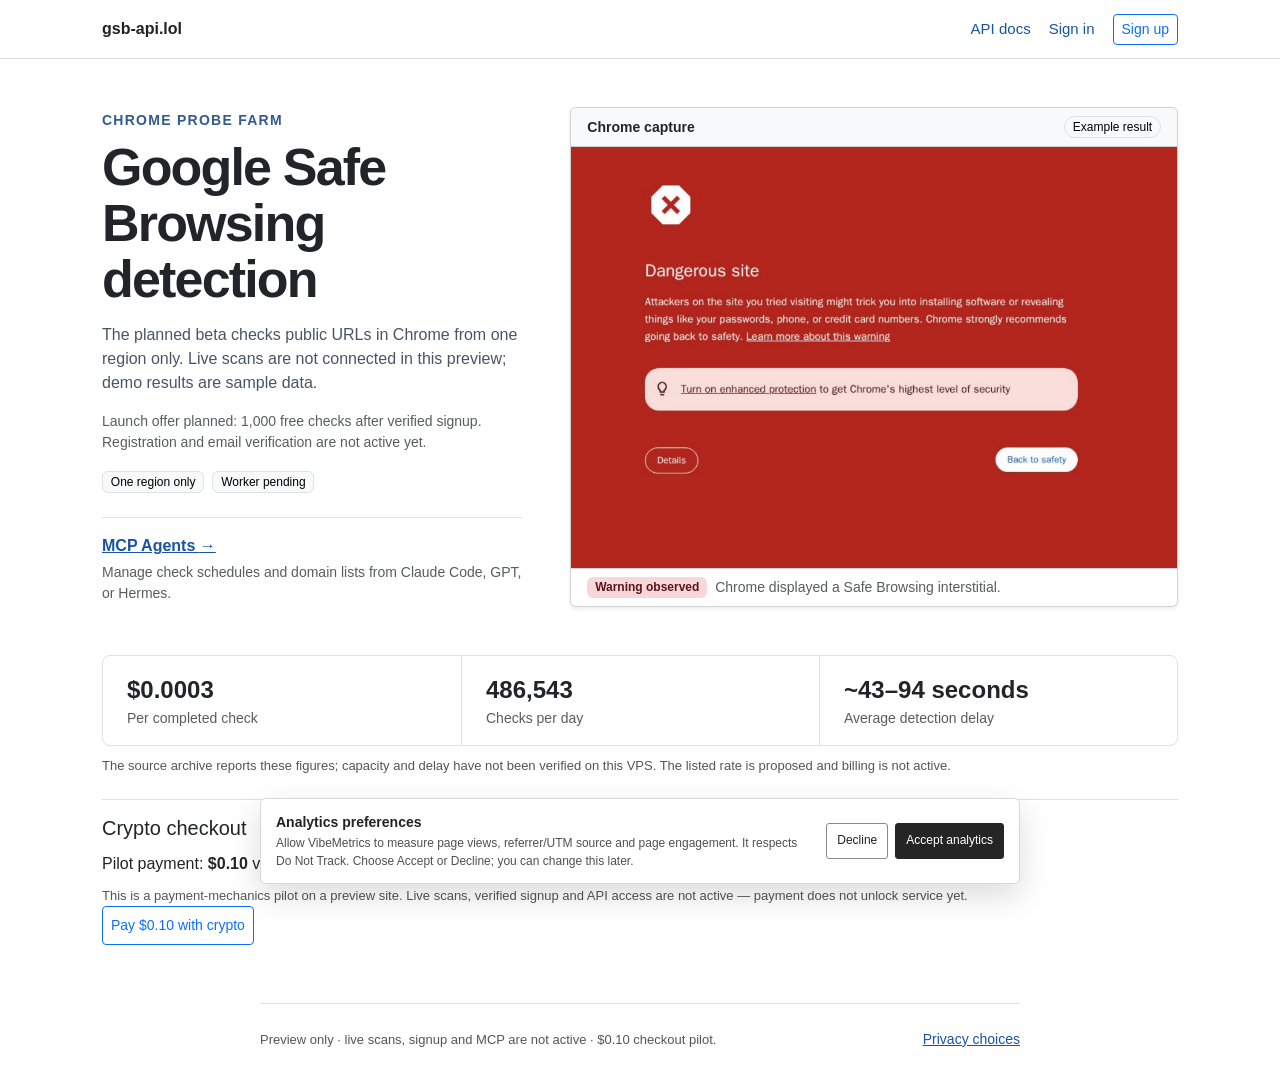
<file: index.html>
<!doctype html>
<html lang="en">
<head>
  <meta charset="utf-8">
  <meta name="viewport" content="width=device-width, initial-scale=1">
  <meta name="description" content="Preview of one-region Chrome Safe Browsing checks. Live scanning and verified signup are not active; crypto checkout is a $0.10 pilot.">
  <title>gsb-api.lol · Google Safe Browsing detection</title>
  <link rel="stylesheet" href="/bootstrap.min.css">
  <link rel="stylesheet" href="/style.css?v=archive-base-2">
  <link rel="stylesheet" href="/consent.css">
</head>
<body class="home-page">
  <header class="site-header">
    <div class="container header-row">
      <a class="brand" href="/">gsb-api.lol</a>
      <nav class="align-items-center" aria-label="Main navigation">
        <a href="/account/#api">API docs</a>
        <a href="/account/#sign-in">Sign in</a>
        <a class="btn btn-outline-primary btn-sm" href="/account/#signup">Sign up</a>
      </nav>
    </div>
  </header>

  <main class="container py-4 py-lg-5">
    <div class="row align-items-center g-4 g-lg-5">
      <section class="col-lg-5" aria-labelledby="home-title">
        <p class="farm-label small fw-semibold text-uppercase mb-2">Chrome probe farm</p>
        <h1 id="home-title" class="farm-title mb-3">Google Safe Browsing detection</h1>
        <p class="farm-description mb-3">The planned beta checks public URLs in Chrome from one region only. Live scans are not connected in this preview; demo results are sample data.</p>
        <p class="small text-body-secondary mb-3">Launch offer planned: 1,000 free checks after verified signup. Registration and email verification are not active yet.</p>
        <ul class="list-unstyled d-flex flex-wrap gap-2 mb-0" aria-label="Probe status">
          <li><span class="badge text-bg-light border fw-normal">One region only</span></li>
          <li><span class="badge text-bg-light border fw-normal">Worker pending</span></li>
        </ul>
        <div class="border-top mt-4 pt-3">
          <a class="fw-semibold" href="/account/#mcp-agents">MCP Agents <span aria-hidden="true">→</span></a>
          <p class="small text-body-secondary mt-1 mb-0">Manage check schedules and domain lists from Claude Code, GPT, or Hermes.</p>
        </div>
      </section>

      <div class="col-lg-7">
        <figure class="card capture-card shadow-sm overflow-hidden mb-0">
          <div class="card-header bg-body-tertiary d-flex align-items-center justify-content-between gap-2 py-2 px-3">
            <span class="small fw-semibold">Chrome capture</span>
            <span class="badge rounded-pill text-bg-light border fw-normal">Example result</span>
          </div>
          <img class="capture-image img-fluid w-100" src="/chrome-warning.png" width="1050" height="729" alt="Google Chrome’s red Safe Browsing warning screen with the heading Dangerous site.">
          <figcaption class="card-footer bg-white d-flex align-items-center flex-wrap gap-2 py-2 px-3">
            <span class="badge text-danger-emphasis bg-danger-subtle fw-semibold">Warning observed</span>
            <span class="small text-body-secondary">Chrome displayed a Safe Browsing interstitial.</span>
          </figcaption>
        </figure>
      </div>
    </div>

    <dl class="row row-cols-1 row-cols-sm-3 g-0 rounded-3 border mt-4 mt-lg-5 mb-0 overflow-hidden farm-metrics">
      <div class="col px-3 px-md-4 py-3 d-flex flex-column-reverse">
        <dt class="small fw-normal text-body-secondary">Per completed check</dt>
        <dd class="fs-4 fw-semibold mb-0">$0.0003</dd>
      </div>
      <div class="col px-3 px-md-4 py-3 d-flex flex-column-reverse">
        <dt class="small fw-normal text-body-secondary">Checks per day</dt>
        <dd class="fs-4 fw-semibold mb-0">486,543</dd>
      </div>
      <div class="col px-3 px-md-4 py-3 d-flex flex-column-reverse">
        <dt class="small fw-normal text-body-secondary">Average detection delay</dt>
        <dd class="fs-4 fw-semibold mb-0">~43–94 seconds</dd>
      </div>
    </dl>
    <p class="note">The source archive reports these figures; capacity and delay have not been verified on this VPS. The listed rate is proposed and billing is not active.</p>
    <section class="docs border-top mt-4 pt-3" id="crypto" aria-labelledby="crypto-title">
      <h2 id="crypto-title">Crypto checkout</h2>
      <p class="mb-1">Pilot payment: <strong>$0.10</strong> via OpenPay / DV.net. Available coins and networks are shown on the payment page.</p>
      <p class="note">This is a payment-mechanics pilot on a preview site. Live scans, verified signup and API access are not active — payment does not unlock service yet.</p>
      <button class="btn btn-outline-primary btn-sm" type="button" id="checkout-btn">Pay $0.10 with crypto</button>
      <p class="note" id="checkout-status" role="status" aria-live="polite"></p>
    </section>
  </main>
  <footer class="wrap site-footer"><span>Preview only · live scans, signup and MCP are not active · $0.10 checkout pilot.</span><button class="vm-privacy" type="button" data-vm-preferences>Privacy choices</button></footer>
  <aside class="vm-consent" data-vm-consent hidden role="region" aria-labelledby="vm-consent-title" aria-describedby="vm-consent-copy">
    <div class="vm-consent-copy"><strong id="vm-consent-title">Analytics preferences</strong><p id="vm-consent-copy">Allow VibeMetrics to measure page views, referrer/UTM source and page engagement. It respects Do Not Track. Choose Accept or Decline; you can change this later.</p></div>
    <div class="vm-consent-actions"><button type="button" data-vm-decline>Decline</button><button type="button" data-vm-accept>Accept analytics</button></div>
  </aside>
  <script src="/checkout.js" defer></script>
  <script src="/consent.js" defer></script>
<script defer src="https://vibemetrics.click/tracker.js" data-site-id="gsb-api-lol" data-site-key="4x2o7P07lM3F9VxJ54LOstnJhL8wkKD6pwS2kFKtc3I"></script>
</body>
</html>
</file>
<file: style.css>
:root {
  font: 16px/1.5 Arial, Helvetica, sans-serif;
  color: #222;
  background: #fff;
}

* { box-sizing: border-box; }
[hidden] { display: none !important; }
body { margin: 0; }
a { color: #1953a5; }
a:hover { text-decoration: underline; }
:focus-visible { outline: 2px solid #1953a5; outline-offset: 3px; }

.wrap { width: min(760px, calc(100% - 40px)); margin-inline: auto; }
.site-header { border-bottom: 1px solid #ddd; }
.header-row { min-height: 58px; display: flex; align-items: center; justify-content: space-between; gap: 16px; }
.brand { color: #222; font-weight: 700; text-decoration: none; }
nav { display: flex; gap: 18px; font-size: .9375rem; }
nav a { text-decoration: none; }
nav [aria-current="page"] { color: #222; font-weight: 700; }

.account { padding-block: 32px 44px; }
h1 { margin: 0 0 20px; font-size: 2rem; line-height: 1.18; }
h2 { margin: 0 0 12px; font-size: 1.25rem; }

.metrics { display: grid; grid-template-columns: 1fr 1fr 1.15fr; gap: 20px; margin: 22px 0 0; }
.metrics div { display: flex; flex-direction: column-reverse; }
.metrics dt { font-size: .875rem; color: #505050; }
.metrics dd { margin: 0; font-size: 1.5rem; font-weight: 700; }
.note { margin: 10px 0 0; color: #555; font-size: .8125rem; }

.account p { margin-top: 0; }
.account-row { display: flex; justify-content: space-between; align-items: center; gap: 12px; }
.account-row p { margin: 0; }
.account-metrics { border-block: 1px solid #ddd; padding-block: 16px; margin: 16px 0 22px; }
.field-row { display: flex; gap: 8px; max-width: 540px; }
label { display: block; margin: 0 0 6px; font-size: .9375rem; }
input, select, button { font: inherit; border: 1px solid #aaa; border-radius: 3px; min-height: 39px; }
input, select { padding: 7px 9px; color: inherit; background: #fff; }
input { width: 100%; min-width: 0; }
button { padding: 7px 13px; cursor: pointer; color: #fff; background: #252525; border-color: #252525; white-space: nowrap; }
button:hover { background: #444; }
button:disabled { opacity: .6; cursor: wait; }
button.secondary { background: #fff; color: #222; border-color: #aaa; }
button.secondary:hover { background: #f4f4f4; }
#demo-options { margin-top: 12px; }
#check-status { margin: 14px 0 0; font-weight: 700; }
details { margin-top: 10px; }
summary { cursor: pointer; color: #1953a5; }
.docs { margin-top: 34px; padding-top: 20px; border-top: 1px solid #ddd; }
.docs ul { padding-left: 22px; }
pre { margin: 12px 0; padding: 12px; background: #f5f5f5; overflow: auto; font-size: .875rem; }

@media (max-width: 560px) {
  .wrap { width: calc(100% - 32px); }
  .account { padding-top: 24px; }
  h1 { font-size: 1.625rem; margin-bottom: 16px; }
  .metrics { gap: 10px; }
  .metrics dd { font-size: 1.125rem; }
  .metrics dt { font-size: .8125rem; }
}

textarea { width: 100%; max-width: 540px; display: block; padding: 8px 9px; border: 1px solid #aaa; border-radius: 3px; font: inherit; resize: vertical; }
.actions { display: flex; flex-wrap: wrap; gap: 8px; margin-top: 10px; }
.check-label { display: flex; align-items: center; gap: 8px; margin-bottom: 10px; }
.check-label input { width: auto; min-height: auto; margin: 0; }
.interval-input { max-width: 110px; }
.setting-input { display: block; max-width: 540px; margin-bottom: 12px; }

.home-page { font-family: Arial, Helvetica, sans-serif; }
.home-page .container { max-width: 1100px; }
.farm-label { color: #345b8b; letter-spacing: .09em; }
.farm-title { font-size: clamp(2rem, 5.1vw, 3.25rem); line-height: 1.08; letter-spacing: -.035em; font-weight: 700; }
.farm-description { max-width: 34rem; color: #495464; }
.capture-image { display: block; }
.farm-metrics > div + div { border-top: 1px solid var(--bs-border-color); }

@media (min-width: 576px) {
  .farm-metrics > div + div { border-top: 0; border-left: 1px solid var(--bs-border-color); }
}
</file>
<file: consent.css>
.vm-consent{position:fixed;z-index:1000;left:50%;bottom:16px;transform:translateX(-50%);width:min(760px,calc(100% - 28px));display:flex;align-items:center;justify-content:space-between;gap:18px;padding:13px 15px;background:#fff;border:1px solid #d8d8d8;border-radius:6px;box-shadow:0 12px 32px rgba(0,0,0,.14);font:14px/1.45 Arial,Helvetica,sans-serif;color:#222}.vm-consent-copy{min-width:0}.vm-consent-copy strong{font-size:14px}.vm-consent-copy p{margin:3px 0 0;color:#505050;font-size:12px}.vm-consent-actions{display:flex;gap:7px;flex:none}.vm-consent-actions button{min-height:36px;padding:6px 10px;font:inherit;font-size:12px;border:1px solid #888;border-radius:3px;background:#fff;color:#222;cursor:pointer}.vm-consent-actions button[data-vm-accept]{background:#252525;border-color:#252525;color:#fff}.vm-consent-actions button:hover{filter:brightness(.93)}.vm-privacy{font:inherit;font-size:.875rem;border:0;background:transparent;color:#1953a5;text-decoration:underline;cursor:pointer;padding:0}.site-footer{padding-block:16px 24px;border-top:1px solid #ddd;display:flex;justify-content:space-between;gap:16px;align-items:center;color:#555;font-size:.8125rem}.signup-note{margin-top:24px;padding:16px;border:1px solid #ddd;border-radius:4px;background:#fafafa}.signup-note p{margin-bottom:10px}.signup-note button{font:inherit;padding:7px 12px;border:1px solid #252525;border-radius:3px;background:#252525;color:#fff;cursor:pointer}
@media(max-width:600px){.vm-consent{bottom:8px;align-items:stretch;flex-direction:column;gap:10px;padding:12px}.vm-consent-actions{display:grid;grid-template-columns:1fr 1fr}.site-footer{align-items:flex-start;flex-direction:column;gap:8px}}
</file>
